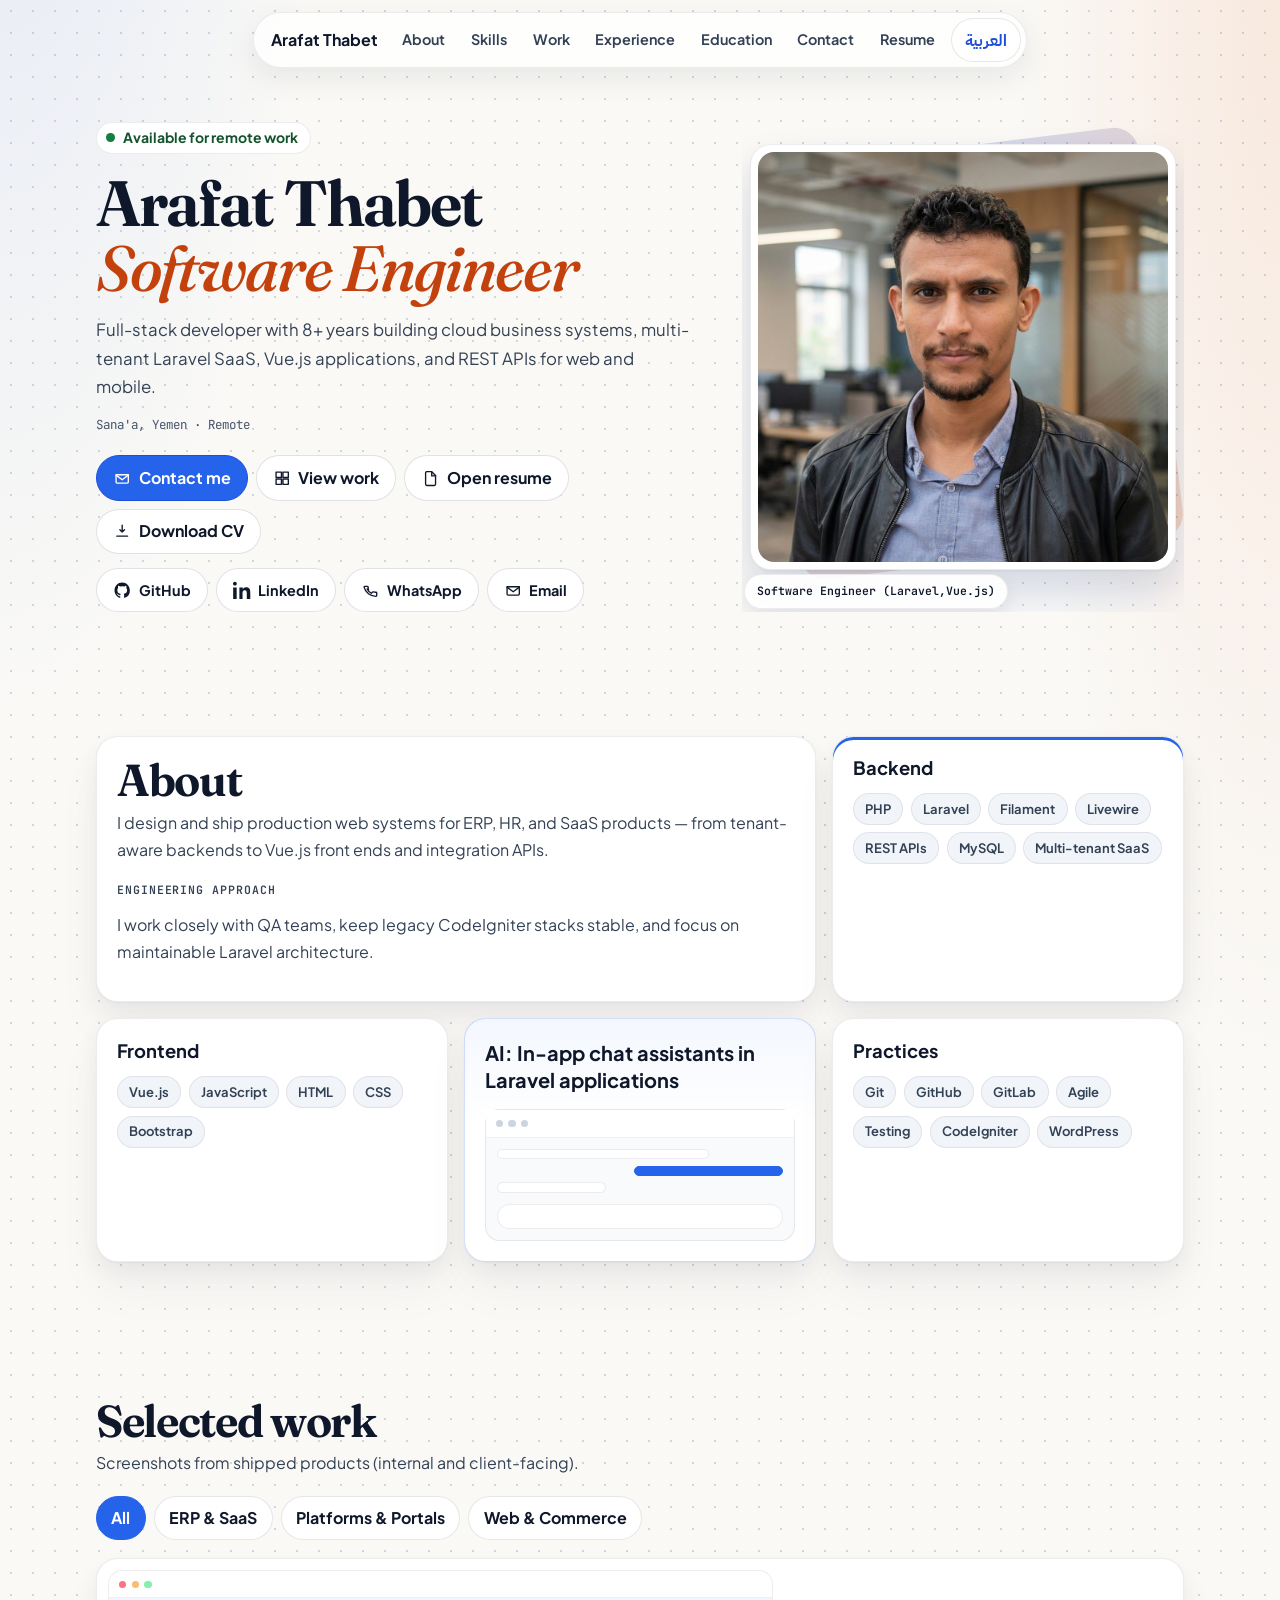
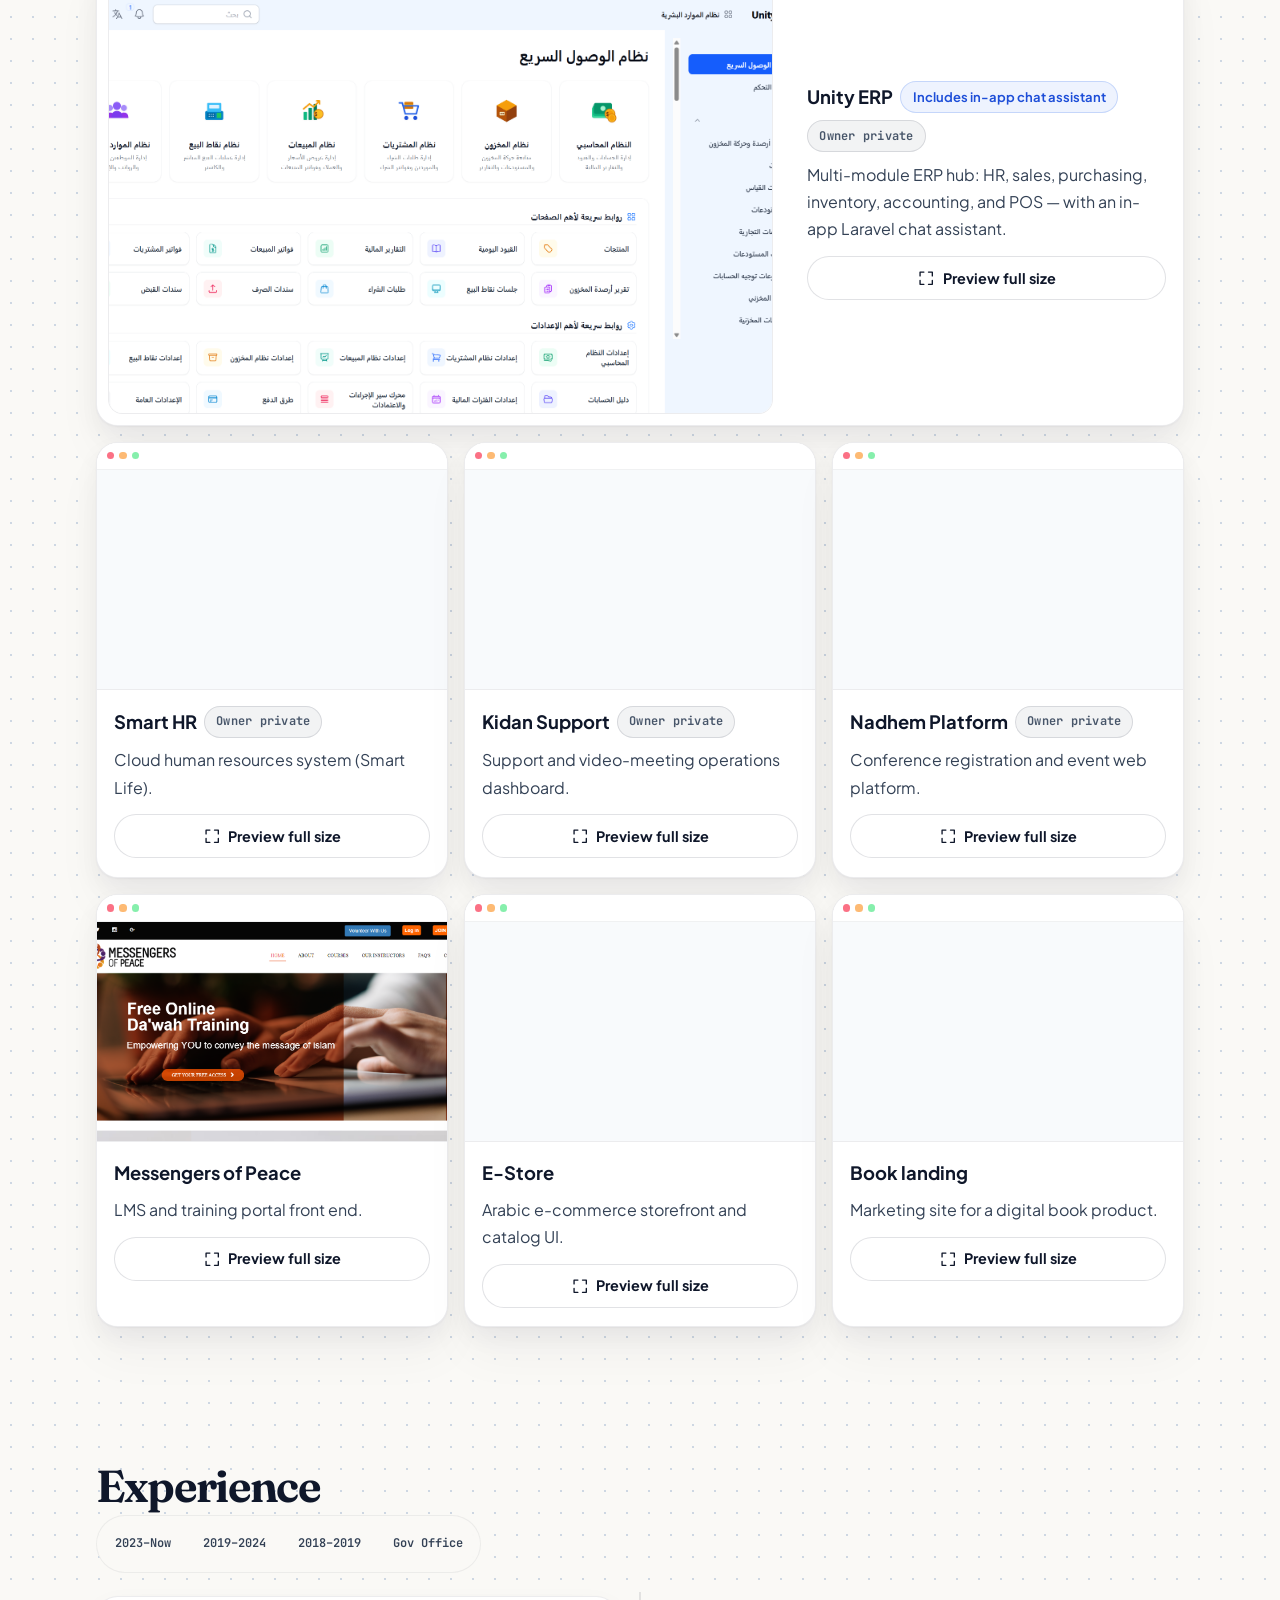
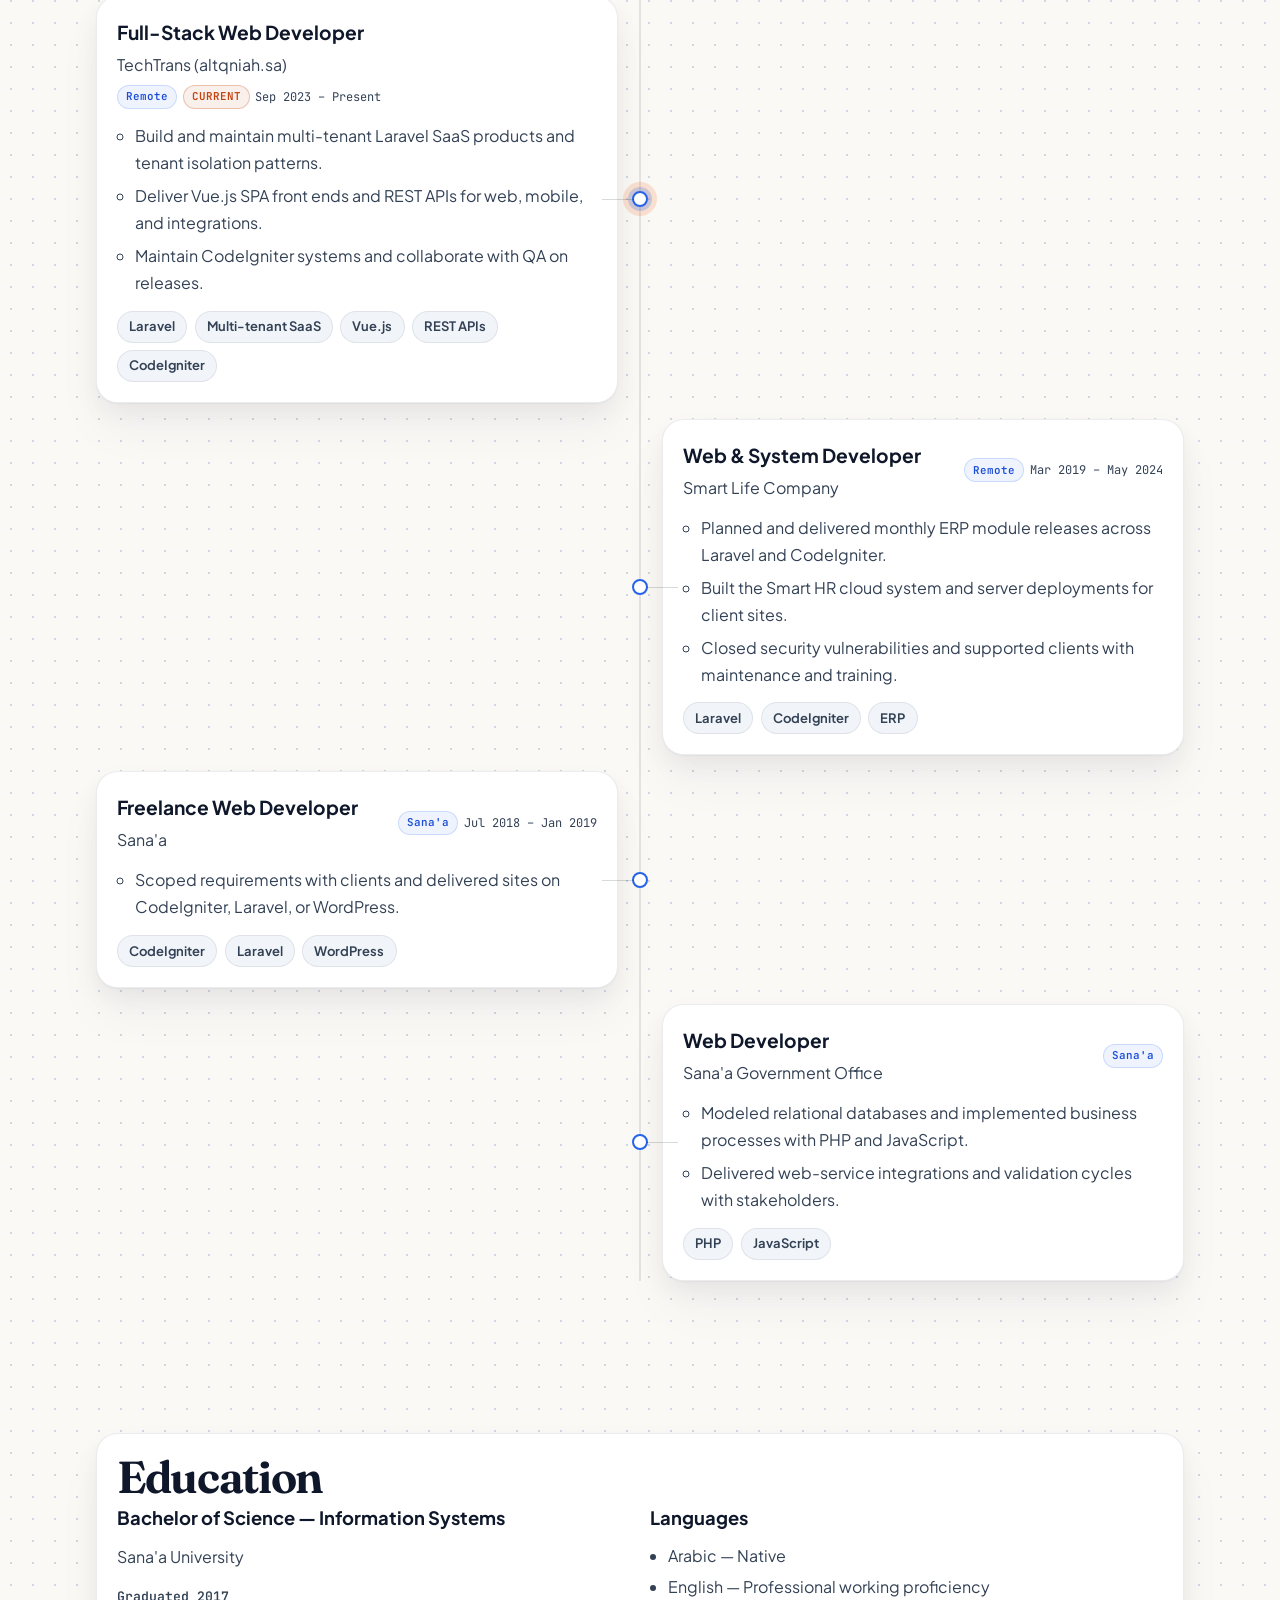
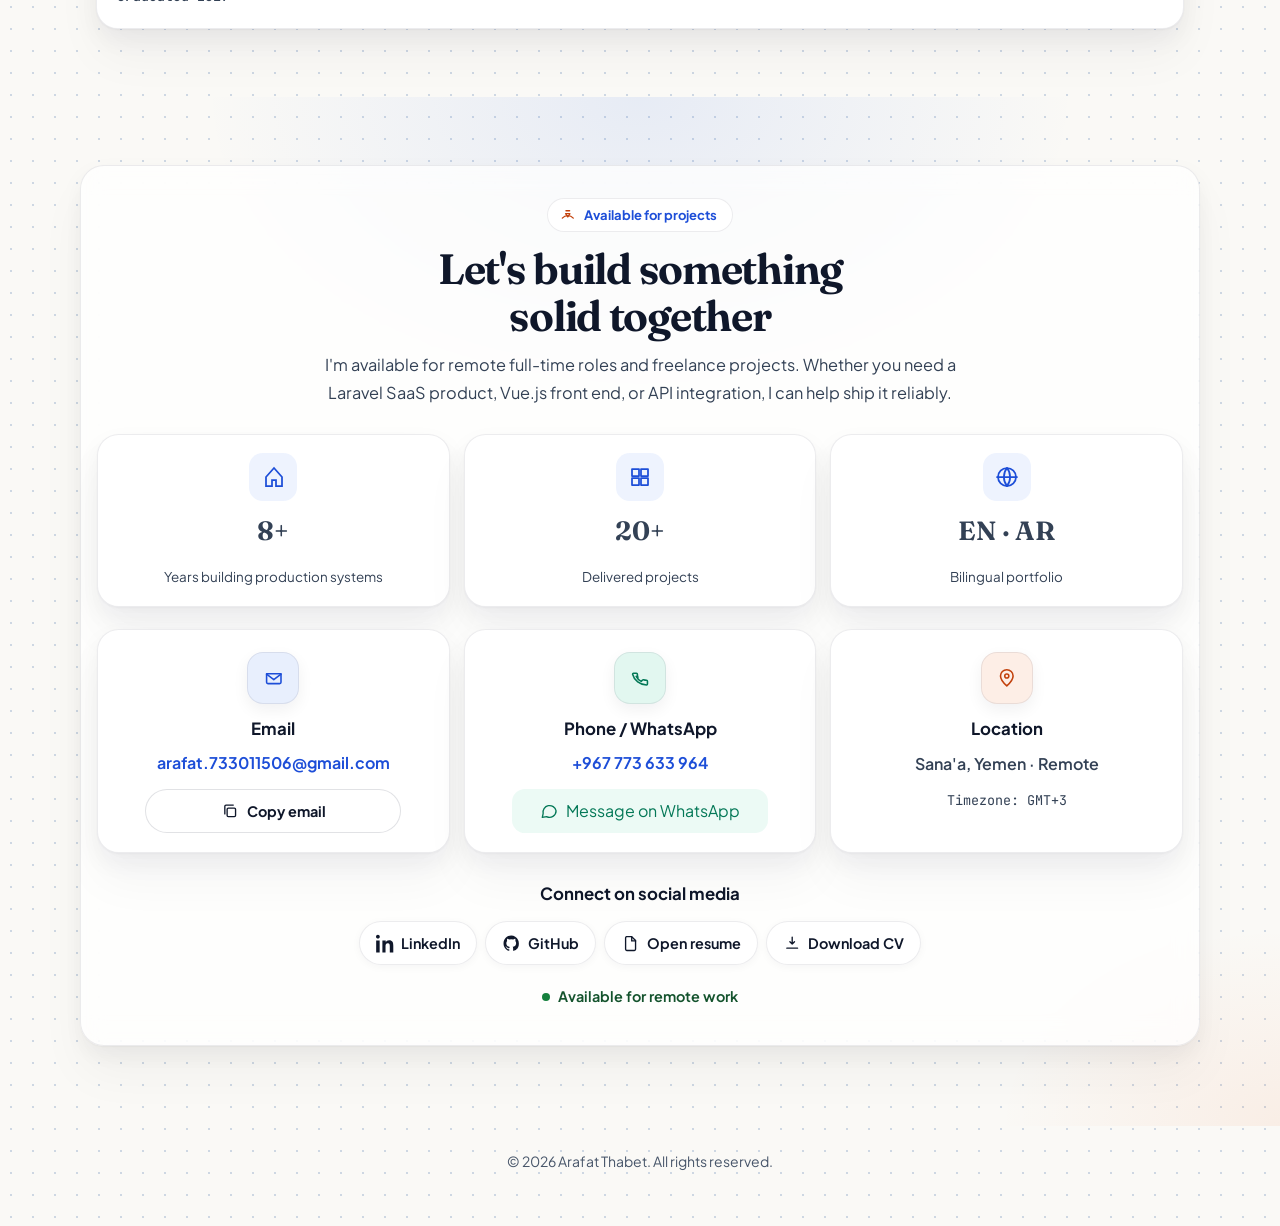
<file: index.html>
<!DOCTYPE html>
<html lang="en" dir="ltr">
<head>
    <meta charset="UTF-8">
    <meta name="viewport" content="width=device-width, initial-scale=1.0">
    <meta name="description" content="Software Engineer building multi-tenant Laravel SaaS, Vue.js apps, and REST APIs.">
    <meta name="author" content="Arafat Thabet">
    <title>Arafat Thabet | Software Engineer</title>
    <link rel="icon" href="data:image/svg+xml,%3Csvg xmlns='http://www.w3.org/2000/svg' viewBox='0 0 32 32'%3E%3Crect width='32' height='32' rx='8' fill='%232563EB'/%3E%3Ctext x='16' y='21' text-anchor='middle' font-size='12' fill='white' font-family='Georgia'%3EAT%3C/text%3E%3C/svg%3E">
    <link rel="stylesheet" href="assets/css/site.css">
    <script>document.documentElement.classList.add('js');</script>
</head>
<body>
    <a href="#main" class="skip-link" data-i18n="skip">Skip to main content</a>
    <div class="scroll-progress no-print" aria-hidden="true"><span id="scroll-progress"></span></div>

    <header class="site-header no-print">
        <nav class="nav-shell" aria-label="Primary" data-i18n-aria="navLabel">
            <a class="nav-brand" href="#hero"><span data-i18n="personName">Arafat Thabet</span></a>
            <div id="nav-menu" class="hidden">
                <span class="nav-indicator" aria-hidden="true"></span>
                <a class="nav-link" href="#about" data-spy data-i18n="navAbout">About</a>
                <a class="nav-link" href="#skills" data-spy data-i18n="navSkills">Skills</a>
                <a class="nav-link" href="#work" data-spy data-i18n="navWork">Work</a>
                <a class="nav-link" href="#experience" data-spy data-i18n="navExperience">Experience</a>
                <a class="nav-link" href="#education" data-spy data-i18n="navEducation">Education</a>
                <a class="nav-link" href="#contact" data-spy data-i18n="navContact">Contact</a>
                <a class="nav-link" href="assets/Arafat_Resume.pdf" target="_blank" rel="noopener noreferrer" data-i18n="navCv">Resume</a>
            </div>
            <button type="button" id="lang-toggle">العربية</button>
            <button type="button" id="nav-toggle" class="nav-toggle" aria-expanded="false" aria-controls="nav-menu" data-i18n-aria="navMenu">
                <span class="sr-only" data-i18n="navMenu">Menu</span>
                <svg class="icon" viewBox="0 0 24 24" fill="none" stroke="currentColor" stroke-width="1.75" aria-hidden="true"><path stroke-linecap="round" d="M4 7h16M4 12h16M4 17h16"/></svg>
            </button>
        </nav>
    </header>

    <main id="main">
        <section id="hero" class="hero">
            <div class="wrap hero-grid">
                <div class="hero-copy">
                    <p class="avail-badge"><span class="pulse-dot" aria-hidden="true"></span><span data-i18n="available">Available for remote work</span></p>
                    <h1 class="hero-title">
                        <span class="hero-name" data-i18n="personName">Arafat Thabet</span>
                        <span class="hero-role" data-i18n="role">Software Engineer</span>
                    </h1>
                    <p class="lede" data-i18n="heroSummary">Full-stack developer with 8+ years building cloud business systems, multi-tenant Laravel SaaS, Vue.js applications, and REST APIs for web and mobile.</p>
                    <p class="place-line" data-i18n="location">Sana'a, Yemen · Remote</p>
                    <div class="hero-actions">
                        <a class="btn-primary" href="#contact">
                            <svg class="icon" viewBox="0 0 24 24" fill="none" stroke="currentColor" stroke-width="1.75" aria-hidden="true"><path stroke-linecap="round" stroke-linejoin="round" d="M4 7.5h16v9.5a1.5 1.5 0 0 1-1.5 1.5h-13A1.5 1.5 0 0 1 4 17V7.5Z"/><path stroke-linecap="round" stroke-linejoin="round" d="m4 8 8 6 8-6"/></svg>
                            <span data-i18n="ctaContact">Contact me</span>
                        </a>
                        <a class="btn-secondary" href="#work">
                            <svg class="icon" viewBox="0 0 24 24" fill="none" stroke="currentColor" stroke-width="1.75" aria-hidden="true"><path stroke-linecap="round" stroke-linejoin="round" d="M4 4h7v7H4zM13 4h7v7h-7zM4 13h7v7H4zM13 13h7v7h-7z"/></svg>
                            <span data-i18n="ctaWork">View work</span>
                        </a>
                        <a class="btn-secondary" href="assets/Arafat_Resume.pdf" target="_blank" rel="noopener noreferrer">
                            <svg class="icon" viewBox="0 0 24 24" fill="none" stroke="currentColor" stroke-width="1.75" aria-hidden="true"><path stroke-linecap="round" stroke-linejoin="round" d="M7 3.5h7l5 5V20a1.5 1.5 0 0 1-1.5 1.5H7.5A1.5 1.5 0 0 1 6 20V5A1.5 1.5 0 0 1 7.5 3.5H7Z"/><path stroke-linecap="round" d="M14 3.8V9h5"/></svg>
                            <span data-i18n="ctaCvOpen">Open resume</span>
                        </a>
                        <a class="btn-secondary" href="assets/Arafat_Resume.pdf" download="Arafat_Resume.pdf">
                            <svg class="icon" viewBox="0 0 24 24" fill="none" stroke="currentColor" stroke-width="1.75" aria-hidden="true"><path stroke-linecap="round" stroke-linejoin="round" d="M12 4v9m0 0 3-3m-3 3-3-3M5 18.5h14"/></svg>
                            <span data-i18n="ctaCvDownload">Download CV</span>
                        </a>
                    </div>
                    <div class="quick-links">
                        <a href="https://github.com/Arafat-Thabet" target="_blank" rel="noopener noreferrer">
                            <svg class="icon" viewBox="0 0 24 24" fill="currentColor" aria-hidden="true"><path d="M12 2C6.48 2 2 6.58 2 12.26c0 4.52 2.87 8.35 6.84 9.7.5.1.68-.22.68-.49v-1.7c-2.78.62-3.37-1.37-3.37-1.37-.45-1.18-1.11-1.5-1.11-1.5-.91-.64.07-.63.07-.63 1 .07 1.53 1.06 1.53 1.06.9 1.57 2.36 1.12 2.94.86.09-.67.35-1.12.63-1.38-2.22-.26-4.55-1.14-4.55-5.07 0-1.12.39-2.03 1.03-2.75-.1-.26-.45-1.32.1-2.75 0 0 .84-.27 2.75 1.05a9.2 9.2 0 0 1 5 0c1.91-1.32 2.75-1.05 2.75-1.05.55 1.43.2 2.49.1 2.75.64.72 1.03 1.63 1.03 2.75 0 3.94-2.34 4.8-4.57 5.06.36.32.68.94.68 1.9v2.82c0 .27.18.6.69.49A10.04 10.04 0 0 0 22 12.26C22 6.58 17.52 2 12 2Z"/></svg>
                            <span data-i18n="contactGithub">GitHub</span>
                        </a>
                        <a href="https://www.linkedin.com/in/arafat-thabet-ba8503138/" target="_blank" rel="noopener noreferrer">
                            <svg class="icon" viewBox="0 0 24 24" fill="currentColor" aria-hidden="true"><path d="M4.98 3.5C4.98 4.88 3.88 6 2.5 6S0 4.88 0 3.5 1.12 1 2.5 1s2.48 1.12 2.48 2.5zM.22 8.5h4.56V24H.22V8.5zM8.34 8.5h4.37v2.12h.06c.61-1.16 2.1-2.38 4.32-2.38 4.62 0 5.47 3.04 5.47 7v8.76h-4.56v-7.77c0-1.85-.03-4.23-2.58-4.23-2.58 0-2.98 2.01-2.98 4.1V24H8.34V8.5z"/></svg>
                            <span data-i18n="contactLinkedIn">LinkedIn</span>
                        </a>
                        <a href="https://wa.me/967773633964" target="_blank" rel="noopener noreferrer">
                            <svg class="icon" viewBox="0 0 24 24" fill="none" stroke="currentColor" stroke-width="1.75" aria-hidden="true"><path stroke-linecap="round" stroke-linejoin="round" d="M8 10.5a12.5 12.5 0 0 0 5.5 5.5l1.6-1.6a1 1 0 0 1 1-.25 11.6 11.6 0 0 0 3.4.55 1 1 0 0 1 1 1V19a1 1 0 0 1-1 1A16 16 0 0 1 4 8a1 1 0 0 1 1-1h3.3a1 1 0 0 1 1 1 11.6 11.6 0 0 0 .55 3.4 1 1 0 0 1-.25 1L8 10.5Z"/></svg>
                            <span data-i18n="contactWhatsApp">WhatsApp</span>
                        </a>
                        <a href="mailto:arafat.733011506@gmail.com">
                            <svg class="icon" viewBox="0 0 24 24" fill="none" stroke="currentColor" stroke-width="1.75" aria-hidden="true"><path stroke-linecap="round" stroke-linejoin="round" d="M4 7.5h16v9.5a1.5 1.5 0 0 1-1.5 1.5h-13A1.5 1.5 0 0 1 4 17V7.5Z"/><path stroke-linecap="round" stroke-linejoin="round" d="m4 8 8 6 8-6"/></svg>
                            <span data-i18n="contactEmail">Email</span>
                        </a>
                    </div>
                </div>
                <div class="portrait-stage">
                    <div class="portrait-back" aria-hidden="true"></div>
                    <div class="portrait-frame" data-tilt>
                        <img src="assets/img/portrait.jpg" alt="Arafat Thabet" data-i18n-alt="personName" width="480" height="640" loading="eager" decoding="async">
                        <span class="tilt-glare" aria-hidden="true"></span>
            </div>
                    <p class="stack-float" data-i18n="stackCore">Software Engineer (Laravel · Multi-tenant SaaS · Vue.js)</p>
                </div>
            </div>
        </section>

        <section id="about" class="section">
            <div class="wrap">
                <div class="bento">
                    <article class="bento-card bento-about spot reveal">
                        <h2 class="section-title" data-i18n="aboutTitle">About</h2>
                        <p data-i18n="aboutP1">I design and ship production web systems for ERP, HR, and SaaS products — from tenant-aware backends to Vue.js front ends and integration APIs.</p>
                        <p class="eyebrow" data-i18n="approachTitle">Engineering approach</p>
                        <p data-i18n="aboutP2">I work closely with QA teams, keep legacy CodeIgniter stacks stable, and focus on maintainable Laravel architecture.</p>
                    </article>
                    <article id="skills" class="bento-card bento-backend spot reveal">
                        <h2 class="sr-only" data-i18n="skillsTitle">Skills</h2>
                        <h3 class="card-title" data-i18n="skillsBackend">Backend</h3>
                        <div class="chip-row">
                            <span class="chip">PHP</span><span class="chip">Laravel</span><span class="chip">Filament</span><span class="chip">Livewire</span><span class="chip">REST APIs</span><span class="chip">MySQL</span><span class="chip">Multi-tenant SaaS</span>
                        </div>
                    </article>
                    <article class="bento-card bento-front spot reveal">
                        <h3 class="card-title" data-i18n="skillsFrontend">Frontend</h3>
                        <div class="chip-row">
                            <span class="chip">Vue.js</span><span class="chip">JavaScript</span><span class="chip">HTML</span><span class="chip">CSS</span><span class="chip">Bootstrap</span>
                        </div>
                    </article>
                    <article class="bento-card bento-ai spot reveal">
                        <h3 class="card-title"><span data-i18n="skillsAi">AI</span>: <span data-i18n="aiSkill">In-app chat assistants in Laravel applications</span></h3>
                        <div class="chat-ui" aria-hidden="true">
                            <div class="chat-ui-bar"><i></i><i></i><i></i></div>
                            <div class="chat-ui-body">
                                <span class="bubble in"></span>
                                <span class="bubble out"></span>
                                <span class="bubble in short"></span>
                    </div>
                            <div class="chat-ui-input"></div>
                    </div>
                    </article>
                    <article class="bento-card bento-tools spot reveal">
                        <h3 class="card-title" data-i18n="skillsPractices">Practices</h3>
                        <div class="chip-row">
                            <span class="chip">Git</span><span class="chip">GitHub</span><span class="chip">GitLab</span><span class="chip">Agile</span><span class="chip">Testing</span><span class="chip">CodeIgniter</span><span class="chip">WordPress</span>
                        </div>
                    </article>
                </div>
            </div>
        </section>

        <section id="work" class="section">
            <div class="wrap">
                <h2 class="section-title" data-i18n="workTitle">Selected work</h2>
                <p class="section-intro" data-i18n="workSubtitle">Screenshots from shipped products (internal and client-facing).</p>
                <div class="filters" role="tablist" data-i18n-aria="filterLabel">
                    <button type="button" class="filter-btn" role="tab" data-filter="all" aria-selected="true" data-i18n="filterAll">All</button>
                    <button type="button" class="filter-btn" role="tab" data-filter="erp" aria-selected="false" tabindex="-1" data-i18n="filterErp">ERP &amp; SaaS</button>
                    <button type="button" class="filter-btn" role="tab" data-filter="platforms" aria-selected="false" tabindex="-1" data-i18n="filterPlatforms">Platforms &amp; Portals</button>
                    <button type="button" class="filter-btn" role="tab" data-filter="web" aria-selected="false" tabindex="-1" data-i18n="filterWeb">Web &amp; Commerce</button>
                </div>
                <div class="work-grid" id="work-grid">
                    <article class="project-card is-featured is-shown spot reveal" data-category="erp">
                        <div class="project-layout">
                            <div class="tilt-target" data-tilt>
                                <div class="browser">
                                    <div class="browser-bar" aria-hidden="true"><span></span><span></span><span></span></div>
                                    <div class="browser-view">
                                        <img src="assets/img/projects/unity-erp.png" alt="Unity ERP dashboard" data-i18n-alt="altUnity" width="1200" height="700" loading="lazy" decoding="async">
                                        <span class="tilt-glare" aria-hidden="true"></span>
                                    </div>
                                </div>
                            </div>
                            <div class="project-body">
                                <div class="project-kicker">
                                    <h3 data-i18n="projUnity">Unity ERP</h3>
                                    <span class="chip chip-accent" data-i18n="projUnityChat">Includes in-app chat assistant</span>
                                    <span class="chip chip-private" data-i18n="badgeOwnerPrivate">Owner private</span>
                                </div>
                                <p class="project-desc" data-i18n="projUnityDesc">Multi-module ERP hub: HR, sales, purchasing, inventory, accounting, and POS — with an in-app Laravel chat assistant.</p>
                                <button type="button" class="preview-btn" aria-haspopup="dialog" aria-controls="lightbox">
                                    <svg class="icon" viewBox="0 0 24 24" fill="none" stroke="currentColor" stroke-width="1.75" aria-hidden="true"><path stroke-linecap="round" stroke-linejoin="round" d="M9 4H4v5M15 4h5v5M9 20H4v-5M15 20h5v-5"/></svg>
                                    <span data-i18n="previewFull">Preview full size</span>
                                </button>
                            </div>
                    </div>
                </article>
                    <article class="project-card is-shown spot reveal" data-category="erp">
                        <div class="browser">
                            <div class="browser-bar" aria-hidden="true"><span></span><span></span><span></span></div>
                            <div class="browser-view"><img src="assets/img/projects/smart-hr.jpeg" alt="Smart HR" data-i18n-alt="altSmart" loading="lazy" decoding="async"></div>
                        </div>
                        <div class="project-body">
                            <div class="project-kicker">
                                <h3 data-i18n="projSmartHr">Smart HR</h3>
                                <span class="chip chip-private" data-i18n="badgeOwnerPrivate">Owner private</span>
                            </div>
                            <p class="project-desc" data-i18n="projSmartHrDesc">Cloud human resources system (Smart Life).</p>
                            <button type="button" class="preview-btn" aria-haspopup="dialog" aria-controls="lightbox">
                                <svg class="icon" viewBox="0 0 24 24" fill="none" stroke="currentColor" stroke-width="1.75" aria-hidden="true"><path stroke-linecap="round" stroke-linejoin="round" d="M9 4H4v5M15 4h5v5M9 20H4v-5M15 20h5v-5"/></svg>
                                <span data-i18n="previewFull">Preview full size</span>
                            </button>
                        </div>
                    </article>
                    <article class="project-card is-shown spot reveal" data-category="platforms">
                        <div class="browser">
                            <div class="browser-bar" aria-hidden="true"><span></span><span></span><span></span></div>
                            <div class="browser-view"><img src="assets/img/projects/kidan.png" alt="Kidan dashboard" data-i18n-alt="altKidan" loading="lazy" decoding="async"></div>
                        </div>
                        <div class="project-body">
                            <div class="project-kicker">
                                <h3 data-i18n="projKidan">Kidan Support</h3>
                                <span class="chip chip-private" data-i18n="badgeOwnerPrivate">Owner private</span>
                            </div>
                            <p class="project-desc" data-i18n="projKidanDesc">Support and video-meeting operations dashboard.</p>
                            <button type="button" class="preview-btn" aria-haspopup="dialog" aria-controls="lightbox">
                                <svg class="icon" viewBox="0 0 24 24" fill="none" stroke="currentColor" stroke-width="1.75" aria-hidden="true"><path stroke-linecap="round" stroke-linejoin="round" d="M9 4H4v5M15 4h5v5M9 20H4v-5M15 20h5v-5"/></svg>
                                <span data-i18n="previewFull">Preview full size</span>
                            </button>
                        </div>
                    </article>
                    <article class="project-card is-shown spot reveal" data-category="platforms">
                        <div class="browser">
                            <div class="browser-bar" aria-hidden="true"><span></span><span></span><span></span></div>
                            <div class="browser-view"><img src="assets/img/projects/nadhem.png" alt="Nadhem platform" data-i18n-alt="altNadhem" loading="lazy" decoding="async"></div>
                        </div>
                        <div class="project-body">
                            <div class="project-kicker">
                                <h3 data-i18n="projNadhem">Nadhem Platform</h3>
                                <span class="chip chip-private" data-i18n="badgeOwnerPrivate">Owner private</span>
                            </div>
                            <p class="project-desc" data-i18n="projNadhemDesc">Conference registration and event web platform.</p>
                            <button type="button" class="preview-btn" aria-haspopup="dialog" aria-controls="lightbox">
                                <svg class="icon" viewBox="0 0 24 24" fill="none" stroke="currentColor" stroke-width="1.75" aria-hidden="true"><path stroke-linecap="round" stroke-linejoin="round" d="M9 4H4v5M15 4h5v5M9 20H4v-5M15 20h5v-5"/></svg>
                                <span data-i18n="previewFull">Preview full size</span>
                            </button>
                        </div>
                    </article>
                    <article class="project-card is-shown spot reveal" data-category="platforms">
                        <div class="browser">
                            <div class="browser-bar" aria-hidden="true"><span></span><span></span><span></span></div>
                            <div class="browser-view"><img src="assets/img/projects/mopacademy.png" alt="Messengers of Peace LMS" data-i18n-alt="altMop" loading="lazy" decoding="async"></div>
                        </div>
                        <div class="project-body">
                            <h3 data-i18n="projMopacademy">Messengers of Peace</h3>
                            <p class="project-desc" data-i18n="projMopacademyDesc">LMS and training portal front end.</p>
                            <button type="button" class="preview-btn" aria-haspopup="dialog" aria-controls="lightbox">
                                <svg class="icon" viewBox="0 0 24 24" fill="none" stroke="currentColor" stroke-width="1.75" aria-hidden="true"><path stroke-linecap="round" stroke-linejoin="round" d="M9 4H4v5M15 4h5v5M9 20H4v-5M15 20h5v-5"/></svg>
                                <span data-i18n="previewFull">Preview full size</span>
                            </button>
                        </div>
                    </article>
                    <article class="project-card is-shown spot reveal" data-category="web">
                        <div class="browser">
                            <div class="browser-bar" aria-hidden="true"><span></span><span></span><span></span></div>
                            <div class="browser-view"><img src="assets/img/projects/e-store.png" alt="E-Store" data-i18n-alt="altStore" loading="lazy" decoding="async"></div>
                        </div>
                        <div class="project-body">
                            <h3 data-i18n="projEstore">E-Store</h3>
                            <p class="project-desc" data-i18n="projEstoreDesc">Arabic e-commerce storefront and catalog UI.</p>
                            <button type="button" class="preview-btn" aria-haspopup="dialog" aria-controls="lightbox">
                                <svg class="icon" viewBox="0 0 24 24" fill="none" stroke="currentColor" stroke-width="1.75" aria-hidden="true"><path stroke-linecap="round" stroke-linejoin="round" d="M9 4H4v5M15 4h5v5M9 20H4v-5M15 20h5v-5"/></svg>
                                <span data-i18n="previewFull">Preview full size</span>
                            </button>
                        </div>
                    </article>
                    <article class="project-card is-shown spot reveal" data-category="web">
                        <div class="browser">
                            <div class="browser-bar" aria-hidden="true"><span></span><span></span><span></span></div>
                            <div class="browser-view"><img src="assets/img/projects/book-site.png" alt="Book landing page" data-i18n-alt="altBook" loading="lazy" decoding="async"></div>
                        </div>
                        <div class="project-body">
                            <h3 data-i18n="projBook">Book landing</h3>
                            <p class="project-desc" data-i18n="projBookDesc">Marketing site for a digital book product.</p>
                            <button type="button" class="preview-btn" aria-haspopup="dialog" aria-controls="lightbox">
                                <svg class="icon" viewBox="0 0 24 24" fill="none" stroke="currentColor" stroke-width="1.75" aria-hidden="true"><path stroke-linecap="round" stroke-linejoin="round" d="M9 4H4v5M15 4h5v5M9 20H4v-5M15 20h5v-5"/></svg>
                                <span data-i18n="previewFull">Preview full size</span>
                            </button>
                        </div>
                    </article>
                </div>
            </div>
        </section>

        <section id="experience" class="section">
            <div class="wrap">
                <h2 class="section-title" data-i18n="expTitle">Experience</h2>
                <nav class="year-nav" data-i18n-aria="yearNavLabel">
                    <a href="#exp-techtrans" data-i18n="yearNow">2023–Now</a>
                    <a href="#exp-smart" data-i18n="yearSmart">2019–2024</a>
                    <a href="#exp-free" data-i18n="yearFree">2018–2019</a>
                    <a href="#exp-gov" data-i18n="yearGov">Gov Office</a>
                </nav>
                <div class="timeline" id="timeline">
                    <div class="timeline-track" aria-hidden="true"><span class="timeline-beam"></span></div>
                    <ol>
                        <li class="tl-station is-present" id="exp-techtrans" tabindex="-1">
                            <article class="tl-card bento-card spot reveal">
                                <div class="tl-head">
                                    <div>
                                        <h3 data-i18n="expTechTransRole">Full-Stack Web Developer</h3>
                                        <p class="tl-org" data-i18n="expTechTransOrg">TechTrans (altqniah.sa)</p>
                                    </div>
                                    <div class="tl-meta">
                                        <span class="mode-badge" data-i18n="modeRemote">Remote</span>
                                        <span class="current-badge" data-i18n="badgeCurrent">CURRENT</span>
                                        <p class="tl-date" data-i18n="expTechTransDate">Sep 2023 – Present</p>
                                    </div>
                                </div>
                                <ul>
                                    <li data-i18n="expTechTrans1">Build and maintain multi-tenant Laravel SaaS products and tenant isolation patterns.</li>
                                    <li data-i18n="expTechTrans2">Deliver Vue.js SPA front ends and REST APIs for web, mobile, and integrations.</li>
                                    <li data-i18n="expTechTrans3">Maintain CodeIgniter systems and collaborate with QA on releases.</li>
                            </ul>
                                <div class="tech-strip spot">
                                    <span class="chip">Laravel</span><span class="chip">Multi-tenant SaaS</span><span class="chip">Vue.js</span><span class="chip">REST APIs</span><span class="chip">CodeIgniter</span>
                        </div>
                            </article>
                            <span class="tl-node" aria-hidden="true"><span class="tl-connector"></span></span>
                    </li>
                        <li class="tl-station" id="exp-smart" tabindex="-1">
                            <article class="tl-card bento-card spot reveal">
                                <div class="tl-head">
                                    <div>
                                        <h3 data-i18n="expSmartRole">Web &amp; System Developer</h3>
                                        <p class="tl-org" data-i18n="expSmartOrg">Smart Life Company</p>
                                    </div>
                                    <div class="tl-meta">
                                        <span class="mode-badge" data-i18n="modeRemote">Remote</span>
                                        <p class="tl-date" data-i18n="expSmartDate">Mar 2019 – May 2024</p>
                                    </div>
                                </div>
                                <ul>
                                    <li data-i18n="expSmart1">Planned and delivered monthly ERP module releases across Laravel and CodeIgniter.</li>
                                    <li data-i18n="expSmart2">Built the Smart HR cloud system and server deployments for client sites.</li>
                                    <li data-i18n="expSmart3">Closed security vulnerabilities and supported clients with maintenance and training.</li>
                            </ul>
                                <div class="tech-strip spot">
                                    <span class="chip">Laravel</span><span class="chip">CodeIgniter</span><span class="chip">ERP</span>
                        </div>
                            </article>
                            <span class="tl-node" aria-hidden="true"><span class="tl-connector"></span></span>
                    </li>
                        <li class="tl-station" id="exp-free" tabindex="-1">
                            <article class="tl-card bento-card spot reveal">
                                <div class="tl-head">
                                    <div>
                                        <h3 data-i18n="expFreeRole">Freelance Web Developer</h3>
                                        <p class="tl-org" data-i18n="expFreeCo">Sana'a</p>
                                    </div>
                                    <div class="tl-meta">
                                        <span class="mode-badge" data-i18n="modeSanaa">Sana'a</span>
                                        <p class="tl-date" data-i18n="expFreeDate">Jul 2018 – Jan 2019</p>
                                    </div>
                                </div>
                                <ul>
                                    <li data-i18n="expFree1">Scoped requirements with clients and delivered sites on CodeIgniter, Laravel, or WordPress.</li>
                            </ul>
                                <div class="tech-strip spot">
                                    <span class="chip">CodeIgniter</span><span class="chip">Laravel</span><span class="chip">WordPress</span>
                        </div>
                            </article>
                            <span class="tl-node" aria-hidden="true"><span class="tl-connector"></span></span>
                    </li>
                        <li class="tl-station" id="exp-gov" tabindex="-1">
                            <article class="tl-card bento-card spot reveal">
                                <div class="tl-head">
                                    <div>
                                        <h3 data-i18n="expGovRole">Web Developer</h3>
                                        <p class="tl-org" data-i18n="expGovOrg">Sana'a Government Office</p>
                                    </div>
                                    <div class="tl-meta">
                                        <span class="mode-badge" data-i18n="modeSanaa">Sana'a</span>
                                    </div>
                                </div>
                                <ul>
                                    <li data-i18n="expGov1">Modeled relational databases and implemented business processes with PHP and JavaScript.</li>
                                    <li data-i18n="expGov2">Delivered web-service integrations and validation cycles with stakeholders.</li>
                            </ul>
                                <div class="tech-strip spot">
                                    <span class="chip">PHP</span><span class="chip">JavaScript</span>
                        </div>
                            </article>
                            <span class="tl-node" aria-hidden="true"><span class="tl-connector"></span></span>
                    </li>
                </ol>
                </div>
            </div>
        </section>

        <section id="education" class="section">
            <div class="wrap">
                <article class="bento-card bento-edu spot reveal">
                    <h2 class="section-title" data-i18n="eduTitle">Education</h2>
                    <div class="edu-layout">
                        <div>
                            <h3 class="card-title" data-i18n="eduDegree">Bachelor of Science — Information Systems</h3>
                            <p data-i18n="eduSchool">Sana'a University</p>
                            <p class="edu-year" data-i18n="eduYear">Graduated 2017</p>
                </div>
                        <div>
                            <h3 class="card-title" data-i18n="langTitle">Languages</h3>
                            <ul class="lang-list">
                        <li data-i18n="langAr">Arabic — Native</li>
                        <li data-i18n="langEn">English — Professional working proficiency</li>
                    </ul>
                </div>
                    </div>
                </article>
            </div>
        </section>

        <section id="contact" class="section contact-section reveal">
            <div class="contact-bg-decoration" aria-hidden="true"></div>
            <div class="wrap contact-shell">
                <header class="contact-header">
                    <p class="contact-badge">
                        <svg class="badge-icon" viewBox="0 0 24 24" fill="none" stroke="currentColor" stroke-width="1.75" aria-hidden="true"><path stroke-linecap="round" stroke-linejoin="round" d="M4.5 16.5c4-4.5 11-4.5 15 0"/><path stroke-linecap="round" stroke-linejoin="round" d="m12 15 3-4.5h-6L12 15Z"/><path stroke-linecap="round" d="M9.5 6.5h5"/></svg>
                        <span data-i18n="contactBadge">Available for projects</span>
                    </p>
                    <h2 class="contact-title" data-i18n="contactHeadline">Let's build something solid together</h2>
                    <p class="contact-description" data-i18n="contactDescription">I'm available for remote full-time roles and freelance projects. Whether you need a Laravel SaaS product, Vue.js front end, or API integration, I can help ship it reliably.</p>
                </header>

                <div class="stats-grid">
                    <article class="stat-card bento-card spot">
                        <div class="stat-icon" aria-hidden="true">
                            <svg viewBox="0 0 24 24" fill="none" stroke="currentColor" stroke-width="1.75"><path stroke-linecap="round" d="M13 3 5 12v9h6v-6h4v6h6v-9l-8-9Z"/></svg>
                        </div>
                        <p class="stat-number">8+</p>
                        <p class="stat-label" data-i18n="statYears">Years of experience</p>
                    </article>
                    <article class="stat-card bento-card spot">
                        <div class="stat-icon" aria-hidden="true">
                            <svg viewBox="0 0 24 24" fill="none" stroke="currentColor" stroke-width="1.75"><path stroke-linecap="round" stroke-linejoin="round" d="M4 4h7v7H4zM13 4h7v7h-7zM4 13h7v7H4zM13 13h7v7h-7z"/></svg>
                        </div>
                        <p class="stat-number">20+</p>
                        <p class="stat-label" data-i18n="statWork">Projects delivered</p>
                    </article>
                    <article class="stat-card bento-card spot">
                        <div class="stat-icon" aria-hidden="true">
                            <svg viewBox="0 0 24 24" fill="none" stroke="currentColor" stroke-width="1.75"><circle cx="12" cy="12" r="9"/><path stroke-linecap="round" d="M2 12h20M12 3a14.5 14.5 0 0 1 0 18M12 3a14.5 14.5 0 0 0 0 18"/></svg>
                        </div>
                        <p class="stat-number">EN · AR</p>
                        <p class="stat-label" data-i18n="statBilingual">Bilingual portfolio</p>
                    </article>
                </div>

                <div class="contact-methods">
                    <article class="contact-method-card bento-card spot">
                        <div class="method-icon email-icon" aria-hidden="true">
                            <svg viewBox="0 0 24 24" fill="none" stroke="currentColor" stroke-width="1.75"><path stroke-linecap="round" stroke-linejoin="round" d="M4 7.5h16v9.5a1.5 1.5 0 0 1-1.5 1.5h-13A1.5 1.5 0 0 1 4 17V7.5Z"/><path stroke-linecap="round" stroke-linejoin="round" d="m4 8 8 6 8-6"/></svg>
                        </div>
                        <h3 class="method-title" data-i18n="contactEmail">Email</h3>
                        <a class="method-link" href="mailto:arafat.733011506@gmail.com">arafat.733011506@<wbr>gmail.com</a>
                        <button type="button" id="copy-email" class="method-action copy-btn">
                            <svg class="icon" viewBox="0 0 24 24" fill="none" stroke="currentColor" stroke-width="1.75" aria-hidden="true"><rect x="8" y="8" width="11" height="11" rx="1.5"/><path stroke-linecap="round" d="M5 15.5V5.5A1.5 1.5 0 0 1 6.5 4H16"/></svg>
                            <span data-i18n="copyEmail">Copy email</span>
                        </button>
                    </article>
                    <article class="contact-method-card bento-card spot">
                        <div class="method-icon phone-icon" aria-hidden="true">
                            <svg viewBox="0 0 24 24" fill="none" stroke="currentColor" stroke-width="1.75"><path stroke-linecap="round" stroke-linejoin="round" d="M8 10.5a12.5 12.5 0 0 0 5.5 5.5l1.6-1.6a1 1 0 0 1 1-.25 11.6 11.6 0 0 0 3.4.55 1 1 0 0 1 1 1V19a1 1 0 0 1-1 1A16 16 0 0 1 4 8a1 1 0 0 1 1-1h3.3a1 1 0 0 1 1 1 11.6 11.6 0 0 0 .55 3.4 1 1 0 0 1-.25 1L8 10.5Z"/></svg>
                        </div>
                        <h3 class="method-title" data-i18n="contactPhone">Phone / WhatsApp</h3>
                        <a class="method-link" href="tel:+967773633964" dir="ltr">+967 773 633 964</a>
                        <a class="method-action whatsapp-action-btn" href="https://wa.me/967773633964" target="_blank" rel="noopener noreferrer">
                            <svg class="icon" viewBox="0 0 24 24" fill="none" stroke="currentColor" stroke-width="1.75" aria-hidden="true"><path stroke-linecap="round" stroke-linejoin="round" d="M21 11.5a8.5 8.5 0 0 1-12.4 7.5L3 20l1.1-4.9A8.5 8.5 0 1 1 21 11.5Z"/></svg>
                            <span data-i18n="contactWhatsappAction">Message on WhatsApp</span>
                        </a>
                    </article>
                    <article class="contact-method-card bento-card spot">
                        <div class="method-icon location-icon" aria-hidden="true">
                            <svg viewBox="0 0 24 24" fill="none" stroke="currentColor" stroke-width="1.75"><path stroke-linecap="round" stroke-linejoin="round" d="M12 21s7-6.2 7-11a7 7 0 1 0-14 0c0 4.8 7 11 7 11Z"/><circle cx="12" cy="10" r="2.25"/></svg>
                        </div>
                        <h3 class="method-title" data-i18n="contactLocation">Location</h3>
                        <p class="method-text" data-i18n="location">Sana'a, Yemen · Remote</p>
                        <p class="method-info" data-i18n="contactTimezone">Timezone: GMT+3</p>
                    </article>
                </div>

                <h3 class="social-title" data-i18n="contactSocial">Connect on social media</h3>
                <div class="social-links">
                    <a class="social-link linkedin-link" href="https://www.linkedin.com/in/arafat-thabet-ba8503138/" target="_blank" rel="noopener noreferrer">
                        <svg class="icon" viewBox="0 0 24 24" fill="currentColor" aria-hidden="true"><path d="M4.98 3.5C4.98 4.88 3.88 6 2.5 6S0 4.88 0 3.5 1.12 1 2.5 1s2.48 1.12 2.48 2.5zM.22 8.5h4.56V24H.22V8.5zM8.34 8.5h4.37v2.12h.06c.61-1.16 2.1-2.38 4.32-2.38 4.62 0 5.47 3.04 5.47 7v8.76h-4.56v-7.77c0-1.85-.03-4.23-2.58-4.23-2.58 0-2.98 2.01-2.98 4.1V24H8.34V8.5z"/></svg>
                        <span data-i18n="contactLinkedIn">LinkedIn</span>
                    </a>
                    <a class="social-link github-link" href="https://github.com/Arafat-Thabet" target="_blank" rel="noopener noreferrer">
                        <svg class="icon" viewBox="0 0 24 24" fill="currentColor" aria-hidden="true"><path d="M12 2C6.48 2 2 6.58 2 12.26c0 4.52 2.87 8.35 6.84 9.7.5.1.68-.22.68-.49v-1.7c-2.78.62-3.37-1.37-3.37-1.37-.45-1.18-1.11-1.5-1.11-1.5-.91-.64.07-.63.07-.63 1 .07 1.53 1.06 1.53 1.06.9 1.57 2.36 1.12 2.94.86.09-.67.35-1.12.63-1.38-2.22-.26-4.55-1.14-4.55-5.07 0-1.12.39-2.03 1.03-2.75-.1-.26-.45-1.32.1-2.75 0 0 .84-.27 2.75 1.05a9.2 9.2 0 0 1 5 0c1.91-1.32 2.75-1.05 2.75-1.05.55 1.43.2 2.49.1 2.75.64.72 1.03 1.63 1.03 2.75 0 3.94-2.34 4.8-4.57 5.06.36.32.68.94.68 1.9v2.82c0 .27.18.6.69.49A10.04 10.04 0 0 0 22 12.26C22 6.58 17.52 2 12 2Z"/></svg>
                        <span data-i18n="contactGithub">GitHub</span>
                    </a>
                    <a class="social-link resume-link" href="assets/Arafat_Resume.pdf" target="_blank" rel="noopener noreferrer">
                        <svg class="icon" viewBox="0 0 24 24" fill="none" stroke="currentColor" stroke-width="1.75" aria-hidden="true"><path stroke-linecap="round" stroke-linejoin="round" d="M7 3.5h7l5 5V20a1.5 1.5 0 0 1-1.5 1.5H7.5A1.5 1.5 0 0 1 6 20V5A1.5 1.5 0 0 1 7.5 3.5H7Z"/><path stroke-linecap="round" d="M14 3.8V9h5"/></svg>
                        <span data-i18n="ctaCvOpen">Open resume</span>
                    </a>
                    <a class="social-link resume-dl-link" href="assets/Arafat_Resume.pdf" download="Arafat_Resume.pdf">
                        <svg class="icon" viewBox="0 0 24 24" fill="none" stroke="currentColor" stroke-width="1.75" aria-hidden="true"><path stroke-linecap="round" stroke-linejoin="round" d="M12 4v9m0 0 3-3m-3 3-3-3M5 18.5h14"/></svg>
                        <span data-i18n="ctaCvDownload">Download CV</span>
                    </a>
                </div>

                <p class="availability-status">
                    <span class="status-indicator" aria-hidden="true"></span>
                    <span class="status-text" data-i18n="available">Available for remote work</span>
                </p>
            </div>
        </section>
    </main>

    <footer class="site-footer">
        <p>&copy; <span id="year">2026</span> Arafat Thabet. <span data-i18n="footerRights">All rights reserved.</span></p>
    </footer>

    <div id="lightbox" class="lightbox no-print" hidden role="dialog" aria-modal="true" aria-labelledby="lb-title">
        <div class="lightbox-dialog">
            <button type="button" class="lb-close" data-lb-close data-i18n-aria="lightboxClose" aria-label="Close">
                <svg class="icon" viewBox="0 0 24 24" fill="none" stroke="currentColor" stroke-width="1.75" aria-hidden="true"><path stroke-linecap="round" d="M6 6l12 12M18 6 6 18"/></svg>
            </button>
            <img id="lb-img" alt="">
            <div class="lightbox-controls">
                <button type="button" class="lb-prev" data-i18n-aria="lightboxPrev" aria-label="Previous project">
                    <svg class="icon" viewBox="0 0 24 24" fill="none" stroke="currentColor" stroke-width="1.75" aria-hidden="true"><path stroke-linecap="round" stroke-linejoin="round" d="M15 6 9 12l6 6"/></svg>
                </button>
                <button type="button" class="lb-next" data-i18n-aria="lightboxNext" aria-label="Next project">
                    <svg class="icon" viewBox="0 0 24 24" fill="none" stroke="currentColor" stroke-width="1.75" aria-hidden="true"><path stroke-linecap="round" stroke-linejoin="round" d="m9 6 6 6-6 6"/></svg>
                </button>
            </div>
            <div id="lb-caption" aria-live="polite">
                <h2 id="lb-title"></h2>
                <p id="lb-desc"></p>
            </div>
        </div>
    </div>
    <p id="toast" class="toast no-print" role="status" aria-live="polite" hidden></p>

    <script src="assets/js/i18n.js"></script>
    <script src="assets/js/main.js"></script>
</body>
</html>
</file>
<file: assets/css/site.css>
@import url('https://fonts.googleapis.com/css2?family=Fraunces:ital,opsz,wght@0,9..144,500;0,9..144,650;1,9..144,500&family=IBM+Plex+Sans+Arabic:wght@400;500;600;700&family=JetBrains+Mono:wght@500;600&family=Plus+Jakarta+Sans:wght@400;500;600;700&display=swap');

:root {
    --color-primary: #2563eb;
    --color-on-primary: #ffffff;
    --color-accent: #ea580c;
    --color-accent-text: #c2410c;
    --color-background: #faf9f6;
    --color-foreground: #0f172a;
    --color-card: #ffffff;
    --color-muted-foreground: #334155;
    --color-border: rgba(15, 23, 42, 0.08);
    --color-ring: #2563eb;
    --font-sans: 'Plus Jakarta Sans', 'IBM Plex Sans Arabic', system-ui, sans-serif;
    --font-display: 'Fraunces', Georgia, 'Times New Roman', serif;
    --font-mono: 'JetBrains Mono', 'IBM Plex Sans Arabic', ui-monospace, monospace;
    --shadow-card: 0 1px 2px rgba(15, 23, 42, 0.04), 0 10px 24px rgba(15, 23, 42, 0.05), 0 28px 48px rgba(15, 23, 42, 0.04);
    --shadow-card-hover: 0 2px 4px rgba(15, 23, 42, 0.05), 0 16px 32px rgba(15, 23, 42, 0.1), 0 36px 56px rgba(37, 99, 235, 0.09);
    --ease-out: cubic-bezier(0.22, 1, 0.36, 1);
    --header-offset: 6.75rem;
}

*,
*::before,
*::after { box-sizing: border-box; }

html { scroll-behavior: smooth; scroll-padding-top: var(--header-offset); }

body {
    margin: 0;
    font-family: var(--font-sans);
    color: var(--color-foreground);
    background-color: var(--color-background);
    background-image:
        radial-gradient(ellipse 50% 40% at 0% -10%, rgba(37, 99, 235, 0.13), transparent 55%),
        radial-gradient(ellipse 42% 36% at 100% 0%, rgba(234, 88, 12, 0.1), transparent 50%),
        radial-gradient(rgba(203, 213, 225, 0.95) 1px, transparent 1px);
    background-size: auto, auto, 22px 22px;
    line-height: 1.6;
}

html[lang='ar'] body { font-family: 'IBM Plex Sans Arabic', 'Plus Jakarta Sans', system-ui, sans-serif; }
img { max-width: 100%; height: auto; }
a { color: inherit; }
h1, h2, h3, p, ul, ol { margin-top: 0; }
button, input { font: inherit; }

.wrap { width: min(1120px, 100%); margin-inline: auto; padding-inline: 1rem; }
.hero-grid > *, .bento > *, .work-grid > *, .close-grid > *, .project-layout > * { min-width: 0; }

.skip-link {
    position: absolute; z-index: 200; inset-inline-start: 0.75rem; top: 0.5rem;
    transform: translateY(-160%); padding: 0.55rem 0.9rem; border-radius: 999px;
    background: var(--color-primary); color: var(--color-on-primary); text-decoration: none; font-weight: 700;
}
.skip-link:focus { transform: none; }
:focus-visible { outline: 2px solid var(--color-ring); outline-offset: 3px; }
.btn-primary:focus-visible, .filter-btn[aria-selected='true']:focus-visible, .year-nav a.is-active:focus-visible { outline-color: #0f172a; }
a[href], button, [role='tab'], .project-card, .year-nav a { cursor: pointer; }

.sr-only {
    position: absolute; width: 1px; height: 1px; padding: 0; margin: -1px; overflow: hidden;
    clip: rect(0, 0, 0, 0); white-space: nowrap; border: 0;
}
.icon { width: 1.15rem; height: 1.15rem; flex: none; }
.hidden { display: none !important; }

.scroll-progress { position: fixed; z-index: 70; inset-inline: 0; top: 0; height: 3px; pointer-events: none; }
.scroll-progress span, #scroll-progress {
    display: block; width: 100%; height: 100%;
    background: linear-gradient(to right, #2563eb, #ea580c);
    transform: scaleX(0); transform-origin: left center;
}
html[dir='rtl'] .scroll-progress span, html[dir='rtl'] #scroll-progress {
    background: linear-gradient(to left, #2563eb, #ea580c); transform-origin: right center;
}

.site-header {
    position: fixed; z-index: 50; inset-inline: 0; top: 0.75rem;
    display: flex; justify-content: center; padding-inline: 0.75rem; pointer-events: none;
}
@media (max-width: 1039px) {
    html { scroll-padding-top: 1.25rem; }
    .site-header {
        position: relative;
        top: auto;
        padding-top: 0.75rem;
    }
    .hero { padding-top: 1.25rem; }
    .year-nav { top: 0.5rem; }
}
.nav-shell {
    pointer-events: auto; position: relative; display: flex; align-items: center; gap: 0.25rem;
    width: min(100%, 1120px); max-width: 100%;
    padding: 0.3rem 0.35rem 0.3rem 0.85rem; border-radius: 999px;
    background: rgba(255, 255, 255, 0.78); border: 1px solid var(--color-border);
    box-shadow: 0 10px 30px rgba(15, 23, 42, 0.08), inset 0 1px 0 rgba(255, 255, 255, 0.9);
    backdrop-filter: blur(16px);
}
.nav-brand {
    margin-inline-end: auto; padding-inline: 0.2rem; color: var(--color-foreground);
    font-weight: 700; text-decoration: none; white-space: nowrap; min-width: 0;
}
#nav-menu {
    position: absolute; z-index: 5; top: calc(100% + 0.55rem); inset-inline: 0;
    display: flex; flex-direction: column; gap: 0.15rem; padding: 0.45rem; border-radius: 1.25rem;
    background: rgba(255, 255, 255, 0.96); border: 1px solid var(--color-border); box-shadow: var(--shadow-card);
}
.nav-indicator {
    position: absolute; z-index: 0; left: 0; top: 0; width: 0; height: 0; border-radius: 999px;
    background: rgba(37, 99, 235, 0.12); border: 1px solid rgba(37, 99, 235, 0.16);
    opacity: 0; pointer-events: none;
    transition: transform 0.35s var(--ease-out), width 0.35s var(--ease-out), height 0.35s var(--ease-out), opacity 0.2s ease;
}
.nav-link {
    position: relative; z-index: 1; display: inline-flex; align-items: center; min-height: 44px;
    padding: 0.35rem 0.75rem; border-radius: 999px; color: var(--color-muted-foreground);
    font-size: 0.9rem; font-weight: 650; text-decoration: none;
}
.nav-link.is-active { color: #1d4ed8; }
#lang-toggle, .nav-toggle {
    display: inline-flex; align-items: center; justify-content: center; min-height: 44px; min-width: 44px;
    border-radius: 999px; border: 1px solid rgba(15, 23, 42, 0.1); background: #fff; color: #1d4ed8; font-weight: 700;
}
#lang-toggle { padding-inline: 0.8rem; }

@media (min-width: 1040px) {
    .nav-shell { width: auto; max-width: calc(100% - 1.5rem); }
    .nav-brand { margin-inline-end: 0.35rem; }
    .nav-toggle { display: none; }
    #nav-menu.hidden { display: flex !important; }
    #nav-menu {
        position: relative; top: auto; inset-inline: auto; flex-direction: row; align-items: center;
        gap: 0.1rem; padding: 0; border: 0; background: transparent; box-shadow: none;
    }
}
@media (max-width: 480px) {
    .nav-brand { font-size: 0.92rem; max-width: 42vw; overflow: hidden; text-overflow: ellipsis; }
    #lang-toggle { padding-inline: 0.55rem; font-size: 0.85rem; }
}

.hero { padding: 7.6rem 0 3.5rem; }
.hero-grid { display: grid; gap: 2rem; align-items: center; }
.avail-badge {
    display: inline-flex; align-items: center; gap: 0.5rem; min-height: 2rem; margin: 0 0 1rem;
    padding: 0.2rem 0.75rem 0.2rem 0.55rem; border-radius: 999px; background: #fff;
    border: 1px solid var(--color-border); color: #14532d; font-size: 0.875rem; font-weight: 700;
}
.pulse-dot {
    width: 0.55rem; height: 0.55rem; border-radius: 50%; background: #15803d;
    box-shadow: 0 0 0 0 rgba(21, 128, 61, 0.55); animation: pulse-dot 2.2s ease-out infinite;
}
@keyframes pulse-dot {
    70% { box-shadow: 0 0 0 8px rgba(21, 128, 61, 0); }
    100% { box-shadow: 0 0 0 0 rgba(21, 128, 61, 0); }
}
.hero-title, .section-title, .cv-name {
    font-family: var(--font-display); font-weight: 650; letter-spacing: -0.03em; line-height: 1.02;
}
.hero-title {
    margin: 0 0 1rem; font-size: clamp(2.5rem, 5vw, 4.25rem); text-wrap: balance; overflow-wrap: break-word;
}
.hero-name, .hero-role { display: block; }
.hero-role { font-style: italic; font-weight: 500; color: var(--color-accent-text); }
html[lang='ar'] .hero-title, html[lang='ar'] .section-title, html[lang='ar'] .cv-name, html[lang='ar'] .hero-role {
    font-family: 'IBM Plex Sans Arabic', 'Plus Jakarta Sans', sans-serif; font-style: normal; letter-spacing: 0;
}
.lede { max-width: 42rem; margin: 0; color: var(--color-muted-foreground); font-size: 1.05rem; line-height: 1.7; }
.place-line, .tl-date, .eyebrow, .year-nav a, .stack-float, .current-badge, .mode-badge, .edu-year { font-family: var(--font-mono); }
.place-line { margin: 0.85rem 0 0; color: #475569; font-size: 0.78rem; }
.hero-actions, .quick-links, .filters, .year-nav { display: flex; flex-wrap: wrap; gap: 0.5rem; }
.hero-actions { margin-top: 1.25rem; }
.btn-primary, .btn-secondary, .quick-links a, .preview-btn, .copy-btn {
    display: inline-flex; align-items: center; justify-content: center; gap: 0.45rem;
    min-height: 44px; padding: 0.55rem 1rem; border-radius: 999px; font-weight: 700; text-decoration: none;
}
.btn-primary {
    position: relative; overflow: hidden; border: 1px solid #1d4ed8; background: var(--color-primary); color: var(--color-on-primary);
}
.btn-primary > * { position: relative; z-index: 1; }
.btn-primary::after {
    content: ''; position: absolute; inset: 0; pointer-events: none;
    background: linear-gradient(105deg, transparent 32%, rgba(255, 255, 255, 0.45) 50%, transparent 68%);
    transform: translateX(-130%);
}
.btn-primary:hover::after { transform: translateX(130%); transition: transform 0.65s var(--ease-out); }
html[dir='rtl'] .btn-primary::after { transform: translateX(130%); }
html[dir='rtl'] .btn-primary:hover::after { transform: translateX(-130%); }
.btn-primary:hover { background: #1d4ed8; }
.btn-secondary, .quick-links a, .preview-btn, .copy-btn {
    border: 1px solid rgba(15, 23, 42, 0.12); background: #fff; color: var(--color-foreground);
}
.btn-secondary:hover, .quick-links a:hover, .preview-btn:hover, .copy-btn:hover { border-color: var(--color-primary); color: #1d4ed8; }
.quick-links { margin-top: 0.9rem; }
.quick-links a, .preview-btn, .copy-btn { font-size: 0.9rem; }

.portrait-stage { position: relative; padding: 1.4rem 0.5rem 2.6rem; overflow: clip; }
.portrait-back {
    position: absolute; z-index: 0; inset-inline-start: 8%; inset-inline-end: 5%; top: 1.6rem; bottom: 3.2rem;
    border-radius: 1.5rem; background: linear-gradient(145deg, rgba(37, 99, 235, 0.22), rgba(234, 88, 12, 0.2));
    transform: rotate(-7deg);
}
html[dir='rtl'] .portrait-back { transform: rotate(7deg); }
.portrait-frame, .tilt-target { transform: perspective(900px) rotateX(0deg) rotateY(0deg); transform-style: preserve-3d; }
.portrait-frame {
    position: relative; z-index: 1; padding: 0.45rem; border-radius: 1.3rem; background: #fff;
    border: 1px solid var(--color-border);
    box-shadow: 0 1px 2px rgba(15, 23, 42, 0.05), 0 16px 36px rgba(15, 23, 42, 0.1), 0 32px 60px rgba(37, 99, 235, 0.08);
}
.portrait-frame img { display: block; width: 100%; max-height: 28rem; object-fit: cover; object-position: top; border-radius: 1rem; }
.tilt-glare {
    position: absolute; inset: 0; border-radius: inherit; pointer-events: none; mix-blend-mode: soft-light; opacity: 0;
    background: radial-gradient(circle at var(--glare-x, 30%) var(--glare-y, 0%), rgba(255, 255, 255, 0.7), transparent 46%);
}
.stack-float {
    position: absolute; z-index: 2; inset-inline-start: 0.15rem; bottom: 0.2rem; max-width: calc(100% - 0.4rem);
    margin: 0; padding: 0.45rem 0.75rem; border-radius: 999px; background: rgba(255, 255, 255, 0.92);
    border: 1px solid var(--color-border); box-shadow: 0 8px 20px rgba(15, 23, 42, 0.08); font-size: 0.72rem; font-weight: 600;
}
@media (max-width: 959px) {
    .portrait-stage {
        display: flex; flex-direction: column; align-items: center;
        margin-top: 0.15rem; padding: 0.25rem 0 0; overflow: visible;
    }
    .portrait-back {
        inset-inline-start: 50%; inset-inline-end: auto; top: 0.55rem; bottom: auto;
        width: min(74vw, 16.75rem); height: min(92vw, 21.5rem);
        transform: translateX(-50%) rotate(-6deg);
    }
    html[dir='rtl'] .portrait-back { transform: translateX(50%) rotate(6deg); }
    .portrait-frame {
        width: min(78vw, 18.25rem); margin-inline: auto; padding: 0.35rem;
        box-shadow: 0 1px 2px rgba(15, 23, 42, 0.06), 0 12px 28px rgba(15, 23, 42, 0.1);
        transform: none;
    }
    .portrait-frame img {
        width: 100%; max-height: none; aspect-ratio: 4 / 5;
        object-fit: cover; object-position: center 14%; border-radius: 0.85rem;
    }
    .stack-float {
        position: relative; inset: auto; bottom: auto; max-width: min(100%, 25rem);
        margin: 0.9rem 0 0; padding: 0.4rem 0.7rem; text-align: center;
        font-size: 0.68rem; line-height: 1.35;
    }
}

.section { padding: 4.25rem 0; }
.section-title { margin: 0 0 0.4rem; font-size: clamp(2rem, 4vw, 2.8rem); }
.section-intro { max-width: 40rem; margin: 0 0 1.25rem; color: var(--color-muted-foreground); }
.bento, .close-grid, .work-grid { display: grid; gap: 1rem; }
.bento-card, .project-card, .tl-card {
    background: var(--color-card);
    border: 1px solid var(--color-border);
    border-radius: 1.35rem;
    box-shadow: var(--shadow-card);
    transition:
        transform 0.38s var(--ease-out),
        box-shadow 0.38s var(--ease-out),
        border-color 0.28s ease;
}
.project-card {
    display: flex;
    flex-direction: column;
    height: 100%;
}
.bento-card, .tl-card { padding: 1.25rem; }
.bento-card p, .tl-card li, .project-desc { color: var(--color-muted-foreground); line-height: 1.7; }
.bento-card p + p { margin-top: 0.75rem; }
.card-title { margin: 0 0 0.75rem; font-size: 1.15rem; line-height: 1.35; }
.lang-heading { margin-top: 1.25rem; }
.eyebrow {
    margin: 0 0 0.45rem; color: #1d4ed8; font-size: 0.72rem; font-weight: 600; letter-spacing: 0.08em; text-transform: uppercase;
}
html[lang='ar'] .eyebrow, html[lang='ar'] .current-badge, html[lang='ar'] .mode-badge { letter-spacing: 0; text-transform: none; }
.bento-backend { box-shadow: var(--shadow-card), inset 0 3px 0 #2563eb; }
.bento-ai {
    background: linear-gradient(180deg, rgba(37, 99, 235, 0.05), transparent 42%), #fff;
    border-color: rgba(37, 99, 235, 0.2);
}
.bento-ai .card-title { font-size: 1.25rem; }
.chip-row, .tech-strip { display: flex; flex-wrap: wrap; gap: 0.45rem; }
.chip {
    display: inline-flex; align-items: center; min-height: 2rem; padding: 0.15rem 0.7rem; border-radius: 999px;
    border: 1px solid rgba(15, 23, 42, 0.08); background: #f1f5f9; color: #334155; font-size: 0.8125rem; font-weight: 650;
    transition: transform 0.2s ease, border-color 0.2s ease, box-shadow 0.2s ease;
}
.chip-accent { background: rgba(37, 99, 235, 0.08); color: #1d4ed8; border-color: rgba(37, 99, 235, 0.2); }
.chip-private {
    background: rgba(15, 23, 42, 0.05);
    color: #475569;
    border-color: rgba(15, 23, 42, 0.12);
    font-family: var(--font-mono);
    font-size: 0.75rem;
    letter-spacing: 0.02em;
}
html[lang='ar'] .chip-private {
    font-family: 'IBM Plex Sans Arabic', sans-serif;
    font-size: 0.8125rem;
    letter-spacing: 0;
}
.chat-ui { margin-top: 1rem; border: 1px solid var(--color-border); border-radius: 0.9rem; background: #f8fafc; pointer-events: none; }
.chat-ui-bar, .browser-bar {
    display: flex; align-items: center; gap: 0.35rem; height: 1.7rem; padding-inline: 0.6rem;
    background: #fff; border-bottom: 1px solid rgba(15, 23, 42, 0.06);
}
.chat-ui-bar i, .browser-bar span { display: block; width: 0.45rem; height: 0.45rem; border-radius: 50%; background: #cbd5e1; }
.browser-bar span:first-child { background: #fb7185; }
.browser-bar span:nth-child(2) { background: #fdba74; }
.browser-bar span:nth-child(3) { background: #86efac; }
.chat-ui-body { display: grid; gap: 0.4rem; padding: 0.7rem; }
.bubble { display: block; height: 0.65rem; border-radius: 999px; background: #fff; border: 1px solid rgba(15, 23, 42, 0.08); }
.bubble.in { width: 74%; }
.bubble.out { width: 52%; margin-inline-start: auto; background: #2563eb; border-color: #2563eb; }
.bubble.short { width: 38%; }
.chat-ui-input { height: 1.55rem; margin: 0 0.7rem 0.7rem; border-radius: 999px; background: #fff; border: 1px solid rgba(15, 23, 42, 0.08); }

.filters { margin-bottom: 1.15rem; }
.filter-btn {
    min-height: 44px; padding: 0.4rem 0.9rem; border-radius: 999px; border: 1px solid rgba(15, 23, 42, 0.1);
    background: #fff; color: var(--color-foreground); font-weight: 700;
}
.filter-btn[aria-selected='true'] { background: var(--color-primary); border-color: var(--color-primary); color: #fff; }
.project-card { overflow: hidden; position: relative; }
.project-card::after {
    content: '';
    position: absolute;
    inset: 0;
    border-radius: inherit;
    pointer-events: none;
    opacity: 0;
    background: linear-gradient(180deg, transparent 55%, rgba(37, 99, 235, 0.06) 100%);
    transition: opacity 0.35s ease;
}
.project-card.is-featured { grid-column: 1 / -1; }
.project-body { padding: 1rem 1.05rem 1.15rem; flex: 1; display: flex; flex-direction: column; }
.project-kicker { display: flex; flex-wrap: wrap; align-items: center; gap: 0.45rem; }
.project-kicker h3, .project-body h3 { margin: 0; font-size: 1.15rem; }
.project-desc { margin: 0.55rem 0 0; }
.preview-btn { margin-top: 0.85rem; }
.browser { border: 1px solid var(--color-border); border-radius: 0.9rem; overflow: hidden; background: #fff; }
.project-card.is-featured .browser { margin: 0.7rem 0.7rem 0; }
.project-card:not(.is-featured) .browser { border: 0; border-radius: 0; border-bottom: 1px solid var(--color-border); }
.browser-view { position: relative; overflow: hidden; background: #f8fafc; }
.browser-view img { display: block; width: 100%; aspect-ratio: 16 / 10; object-fit: cover; object-position: top; }

.year-nav {
    position: sticky; z-index: 30; top: 5.15rem; width: fit-content; max-width: 100%;
    margin: 0 0 1.2rem; padding: 0.35rem; border-radius: 999px;
    background: rgba(250, 249, 246, 0.92); border: 1px solid rgba(15, 23, 42, 0.06); backdrop-filter: blur(12px);
}
.year-nav a {
    display: inline-flex; align-items: center; min-height: 44px; padding: 0.25rem 0.75rem; border-radius: 999px;
    color: #334155; font-size: 0.75rem; font-weight: 600; text-decoration: none;
}
.year-nav a.is-active { background: var(--color-primary); color: #fff; }

.timeline { position: relative; padding-top: 0.25rem; }
.timeline-track { position: absolute; z-index: 0; top: 0; bottom: 0; width: 2px; inset-inline-start: 15px; background: rgba(15, 23, 42, 0.1); }
.timeline-beam {
    position: absolute; inset-inline-start: 0; top: 0; width: 100%; height: calc(var(--beam, 0) * 100%);
    background: linear-gradient(#2563eb, #ea580c);
}
.timeline ol { list-style: none; margin: 0; padding: 0; }
.tl-station { position: relative; margin-bottom: 1rem; padding-inline-start: 2.8rem; scroll-margin-top: 8.5rem; }
.tl-station:focus { outline: none; }
.tl-station:focus-visible .tl-card, .tl-station.is-year-focus .tl-card, .tl-station.is-current-step .tl-card {
    border-color: rgba(37, 99, 235, 0.45); box-shadow: var(--shadow-card), inset 3px 0 0 #2563eb;
}
html[dir='rtl'] .tl-station.is-current-step .tl-card,
html[dir='rtl'] .tl-station.is-year-focus .tl-card,
html[dir='rtl'] .tl-station:focus-visible .tl-card { box-shadow: var(--shadow-card), inset -3px 0 0 #2563eb; }
.tl-node {
    position: absolute; z-index: 1; top: 1.35rem; inset-inline-start: 8px; width: 16px; height: 16px; border-radius: 50%;
    background: #fff; border: 2px solid #2563eb;
    transition: transform 0.25s var(--ease-out), background-color 0.25s ease, border-color 0.25s ease, box-shadow 0.25s ease;
}
.tl-connector { position: absolute; top: 50%; width: 1.15rem; height: 1px; inset-inline-start: 100%; background: rgba(15, 23, 42, 0.16); }
.tl-station.is-present .tl-node { box-shadow: 0 0 0 4px rgba(37, 99, 235, 0.22), 0 0 0 9px rgba(234, 88, 12, 0.16); }
.tl-station.is-lit .tl-node, .tl-station:hover .tl-node { transform: scale(1.18); background: #2563eb; border-color: #ea580c; }
.tl-station.is-present.is-lit .tl-node, .tl-station.is-present:hover .tl-node {
    box-shadow: 0 0 0 5px rgba(37, 99, 235, 0.32), 0 0 0 11px rgba(234, 88, 12, 0.2);
}
.tl-station.is-lit .tl-connector, .tl-station:hover .tl-connector { background: linear-gradient(to right, #2563eb, #ea580c); }
html[dir='rtl'] .tl-station.is-lit .tl-connector, html[dir='rtl'] .tl-station:hover .tl-connector { background: linear-gradient(to left, #2563eb, #ea580c); }
.tl-head { display: flex; flex-wrap: wrap; justify-content: space-between; gap: 0.45rem 1rem; }
.tl-head h3 { margin: 0; font-size: 1.2rem; }
.tl-org { margin: 0.2rem 0 0; color: var(--color-muted-foreground); }
.tl-meta { display: flex; flex-wrap: wrap; align-items: center; gap: 0.35rem; }
.mode-badge, .current-badge {
    display: inline-flex; align-items: center; min-height: 1.5rem; padding: 0.1rem 0.5rem; border-radius: 999px; font-size: 0.68rem; font-weight: 600;
}
.mode-badge { background: rgba(37, 99, 235, 0.08); color: #1d4ed8; border: 1px solid rgba(37, 99, 235, 0.18); }
.current-badge { background: rgba(194, 65, 12, 0.08); color: var(--color-accent-text); border: 1px solid rgba(194, 65, 12, 0.28); }
.tl-date { margin: 0; color: #334155; font-size: 0.75rem; }
.tl-card ul { margin: 0.8rem 0 0; padding-inline-start: 1.1rem; }
.tl-card li + li { margin-top: 0.35rem; }
.tech-strip { margin-top: 0.9rem; }
.edu-year { margin: 0.35rem 0 0; color: #1d4ed8; font-size: 0.82rem; font-weight: 600; }
.lang-list { margin: 0; padding-inline-start: 1.1rem; color: var(--color-muted-foreground); }
.lang-list li + li { margin-top: 0.35rem; }
.edu-layout {
    display: grid; gap: 1.25rem;
}
@media (min-width: 640px) {
    .edu-layout { grid-template-columns: 1fr 1fr; align-items: start; }
}

.contact-section {
    position: relative;
    padding-bottom: 5rem;
    overflow: clip;
}
.contact-bg-decoration {
    position: absolute;
    inset: 0;
    pointer-events: none;
    background:
        radial-gradient(ellipse 55% 45% at 50% 0%, rgba(37, 99, 235, 0.09), transparent 62%),
        radial-gradient(ellipse 40% 35% at 100% 100%, rgba(234, 88, 12, 0.07), transparent 55%);
}
.contact-shell {
    position: relative;
    z-index: 1;
    padding: 2rem 1rem 2.25rem;
    border-radius: 1.5rem;
    background: rgba(255, 255, 255, 0.72);
    border: 1px solid var(--color-border);
    box-shadow: var(--shadow-card);
    backdrop-filter: blur(12px);
}
.contact-header {
    max-width: 40rem;
    margin: 0 auto 1.75rem;
    text-align: center;
}
.contact-badge {
    display: inline-flex;
    align-items: center;
    gap: 0.5rem;
    margin: 0 0 0.85rem;
    padding: 0.35rem 0.9rem 0.35rem 0.65rem;
    border-radius: 999px;
    background: #fff;
    border: 1px solid var(--color-border);
    color: #1d4ed8;
    font-size: 0.8125rem;
    font-weight: 700;
}
.contact-badge .badge-icon {
    width: 1.1rem;
    height: 1.1rem;
    color: var(--color-accent-text);
}
.contact-title {
    margin: 0 0 0.65rem;
    font-family: var(--font-display);
    font-size: clamp(1.85rem, 4.5vw, 2.65rem);
    font-weight: 650;
    letter-spacing: -0.03em;
    line-height: 1.12;
    text-wrap: balance;
}
html[lang='ar'] .contact-title {
    font-family: 'IBM Plex Sans Arabic', 'Plus Jakarta Sans', sans-serif;
    letter-spacing: 0;
}
.contact-description {
    margin: 0;
    color: var(--color-muted-foreground);
    font-size: 1.02rem;
    line-height: 1.7;
}
.stats-grid {
    display: grid;
    gap: 0.85rem;
    margin-bottom: 1.35rem;
}
@media (min-width: 720px) {
    .stats-grid { grid-template-columns: repeat(3, minmax(0, 1fr)); }
}
.stat-card {
    padding: 1.1rem 1rem;
    text-align: center;
}
.stat-icon {
    display: inline-flex;
    align-items: center;
    justify-content: center;
    width: 3rem;
    height: 3rem;
    margin-bottom: 0.5rem;
    border-radius: 0.85rem;
    background: rgba(37, 99, 235, 0.08);
    color: #1d4ed8;
}
.stat-icon svg {
    width: 1.5rem;
    height: 1.5rem;
}
.stat-number {
    margin: 0;
    font-family: var(--font-display);
    font-size: 1.65rem;
    font-weight: 650;
    color: var(--color-foreground);
    line-height: 1.1;
}
html[lang='ar'] .stat-number {
    font-family: 'IBM Plex Sans Arabic', sans-serif;
}
.stat-label {
    margin: 0.35rem 0 0;
    color: var(--color-muted-foreground);
    font-size: 0.84rem;
    line-height: 1.45;
}
.contact-methods {
    display: grid;
    gap: 0.85rem;
    margin-bottom: 1.75rem;
}
@media (min-width: 900px) {
    .contact-methods { grid-template-columns: repeat(3, minmax(0, 1fr)); }
}
.contact-method-card {
    display: flex;
    flex-direction: column;
    align-items: center;
    padding: 1.35rem 1.1rem 1.2rem;
    text-align: center;
    height: 100%;
}
.method-icon {
    display: inline-flex;
    align-items: center;
    justify-content: center;
    width: 3.25rem;
    height: 3.25rem;
    margin-bottom: 0.75rem;
    border-radius: 1rem;
    border: 1px solid rgba(15, 23, 42, 0.08);
    box-shadow: 0 6px 16px rgba(15, 23, 42, 0.06);
}
.method-icon svg {
    width: 1.35rem;
    height: 1.35rem;
}
.email-icon { background: rgba(37, 99, 235, 0.1); color: #1d4ed8; }
.phone-icon { background: rgba(16, 185, 129, 0.12); color: #047857; }
.location-icon { background: rgba(234, 88, 12, 0.1); color: var(--color-accent-text); }
.method-title {
    margin: 0 0 0.45rem;
    font-size: 1.05rem;
    font-weight: 700;
}
.method-link {
    color: #1d4ed8;
    font-weight: 650;
    text-decoration: none;
    overflow-wrap: anywhere;
}
.method-link:hover { text-decoration: underline; }
.method-text {
    margin: 0;
    color: var(--color-foreground);
    font-weight: 600;
}
.method-info {
    margin: 0.35rem 0 0;
    color: #64748b;
    font-size: 0.84rem;
    font-family: var(--font-mono);
}
html[lang='ar'] .method-info {
    font-family: 'IBM Plex Sans Arabic', sans-serif;
}
.method-action {
    margin-top: 0.85rem;
    width: 100%;
    max-width: 16rem;
}
a.method-action.whatsapp-action-btn,
button.method-action.copy-btn {
    display: inline-flex;
    align-items: center;
    justify-content: center;
    gap: 0.5rem;
    flex-direction: row;
    min-height: 44px;
    padding: 0.55rem 1rem;
    box-sizing: border-box;
    line-height: 1.25;
    text-decoration: none;
}
html[dir='rtl'] a.method-action.whatsapp-action-btn,
html[dir='rtl'] button.method-action.copy-btn {
    flex-direction: row-reverse;
}
a.method-action.whatsapp-action-btn .icon,
button.method-action.copy-btn .icon {
    flex: 0 0 auto;
    width: 1.15rem;
    height: 1.15rem;
    display: block;
}
.whatsapp-action-btn {
    border-color: rgba(4, 120, 87, 0.25);
    color: #047857;
    background: rgba(16, 185, 129, 0.08);
}
.whatsapp-action-btn:hover {
    border-color: #047857;
    color: #065f46;
    background: rgba(16, 185, 129, 0.14);
}
.social-title {
    margin: 0 0 0.85rem;
    text-align: center;
    font-size: 1.05rem;
    font-weight: 700;
}
.social-links {
    display: flex;
    flex-wrap: wrap;
    justify-content: center;
    gap: 0.5rem;
    margin-bottom: 1.25rem;
}
.social-link {
    display: inline-flex;
    align-items: center;
    gap: 0.45rem;
    min-height: 44px;
    padding: 0.5rem 1rem;
    border-radius: 999px;
    border: 1px solid var(--color-border);
    background: #fff;
    font-weight: 650;
    font-size: 0.9rem;
    text-decoration: none;
    color: var(--color-foreground);
    box-shadow: 0 2px 8px rgba(15, 23, 42, 0.04);
    transition: border-color 0.2s ease, color 0.2s ease, background-color 0.2s ease, transform 0.28s var(--ease-out), box-shadow 0.28s var(--ease-out);
}
.social-link:hover {
    border-color: rgba(37, 99, 235, 0.35);
    color: #1d4ed8;
    background: rgba(37, 99, 235, 0.04);
    transform: translateY(-2px);
    box-shadow: 0 8px 18px rgba(37, 99, 235, 0.12);
}
.linkedin-link:hover { border-color: rgba(10, 102, 194, 0.35); color: #0a66c2; }
.github-link:hover { border-color: rgba(15, 23, 42, 0.35); }
.availability-status {
    display: flex;
    align-items: center;
    justify-content: center;
    gap: 0.5rem;
    margin: 0;
    font-weight: 650;
    color: #14532d;
    font-size: 0.9rem;
}
.status-indicator {
    width: 0.55rem;
    height: 0.55rem;
    border-radius: 50%;
    background: #15803d;
    box-shadow: 0 0 0 0 rgba(21, 128, 61, 0.55);
    animation: pulse-dot 2.2s ease-out infinite;
}
.site-footer { padding: 1.5rem 1rem 2.5rem; color: #475569; font-size: 0.875rem; text-align: center; }

.lightbox {
    position: fixed; z-index: 100; inset: 0; display: grid; place-items: center; padding: 1rem; background: rgba(15, 23, 42, 0.66);
}
.lightbox[hidden] { display: none !important; }
.lightbox-dialog {
    position: relative; width: min(1080px, 100%); max-height: calc(100vh - 2rem); overflow: auto;
    padding: 3.2rem 1rem 1rem; border-radius: 1rem; background: #fff; border: 1px solid var(--color-border); box-shadow: var(--shadow-card);
}
#lb-img { display: block; width: 100%; max-height: 68vh; object-fit: contain; background: #f8fafc; border-radius: 0.6rem; }
.lb-close, .lb-prev, .lb-next {
    display: inline-flex; align-items: center; justify-content: center; width: 44px; height: 44px;
    border: 1px solid rgba(15, 23, 42, 0.12); border-radius: 999px; background: #fff; color: #0f172a;
}
.lb-close { position: absolute; top: 0.55rem; inset-inline-end: 0.55rem; }
.lightbox-controls { display: flex; justify-content: space-between; margin-top: 0.75rem; }
html[dir='rtl'] .lb-prev svg, html[dir='rtl'] .lb-next svg { transform: scaleX(-1); }
#lb-title { margin: 0.8rem 0 0.3rem; font-size: 1.2rem; }
#lb-desc { margin: 0; color: var(--color-muted-foreground); }
.toast {
    position: fixed; z-index: 90; left: 50%; bottom: 1.25rem; transform: translateX(-50%);
    padding: 0.7rem 1rem; border-radius: 999px; background: #0f172a; color: #fff; font-weight: 700;
}
.toast[hidden] { display: none; }
body.lb-open { overflow: hidden; }

.spot { position: relative; --mouse-x: 50%; --mouse-y: 40%; }
.spot > * { position: relative; z-index: 1; }
.js .reveal {
    opacity: 0; transform: translateY(18px);
    transition: opacity 0.7s var(--ease-out), transform 0.7s var(--ease-out);
    transition-delay: var(--d, 0ms);
}
.js .reveal.is-visible { opacity: 1; transform: none; }
#work-grid .project-card {
    transition: opacity 0.4s var(--ease-out), transform 0.48s var(--ease-out);
}
#work-grid .project-card.is-filtered-out {
    display: none !important;
}
#work-grid .project-card:not(.is-shown):not(.is-filtered-out) {
    opacity: 0;
    transform: translateY(18px);
    pointer-events: none;
}
#work-grid .project-card.is-shown {
    opacity: 1;
    transform: translateY(0);
}
#work-grid .project-card.is-featured.is-shown {
    opacity: 1;
    transform: none;
    pointer-events: auto;
}

@media (min-width: 720px) { .work-grid { grid-template-columns: 1fr 1fr; } }
@media (min-width: 800px) {
    .project-card.is-featured .project-layout {
        display: grid; grid-template-columns: minmax(0, 1.4fr) minmax(0, 0.8fr); gap: 0.4rem; align-items: center;
    }
    .project-card.is-featured .browser { margin: 0.7rem; }
}
@media (min-width: 960px) {
    .hero-grid { grid-template-columns: minmax(0, 1.15fr) minmax(0, 0.85fr); gap: 3rem; }
    .timeline-track { inset-inline-start: auto; left: 50%; transform: translateX(-50%); }
    .tl-station { display: grid; grid-template-columns: minmax(0, 1fr) 2.75rem minmax(0, 1fr); align-items: center; padding-inline-start: 0; }
    .tl-node { position: relative; top: auto; inset-inline-start: auto; grid-column: 2; grid-row: 1; justify-self: center; }
    .tl-station:nth-child(odd) .tl-card { grid-column: 1; grid-row: 1; }
    .tl-station:nth-child(even) .tl-card { grid-column: 3; grid-row: 1; }
    .tl-station:nth-child(odd) .tl-connector { inset-inline-start: auto; inset-inline-end: 100%; width: 2rem; }
    .tl-station:nth-child(even) .tl-connector { inset-inline-start: 100%; width: 2rem; }
}
@media (min-width: 1040px) {
    .bento { grid-template-columns: repeat(6, minmax(0, 1fr)); }
    .bento-about { grid-column: span 4; }
    .bento-backend { grid-column: span 2; }
    .bento-front, .bento-ai, .bento-tools { grid-column: span 2; }
    .work-grid { grid-template-columns: repeat(3, minmax(0, 1fr)); }
}
@media (min-width: 720px) and (max-width: 1039px) {
    .bento { grid-template-columns: 1fr 1fr; }
    .bento-about { grid-column: 1 / -1; }
}
@media (hover: hover) {
    .bento-card:hover,
    .project-card:hover,
    .tl-card:hover,
    .stat-card:hover,
    .contact-method-card:hover,
    .contact-shell .bento-card:hover {
        transform: translateY(-6px);
        border-color: rgba(37, 99, 235, 0.24);
        box-shadow: var(--shadow-card-hover);
    }
    .project-card:hover::after { opacity: 1; }
    .chip:hover { transform: translateY(-2px); border-color: #2563eb; box-shadow: 0 8px 16px rgba(37, 99, 235, 0.12); }
    .browser-view img { transition: transform 0.55s var(--ease-out); }
    .project-card:hover .browser-view img { transform: scale(1.06); }
    .project-card:hover .preview-btn { border-color: var(--color-primary); color: #1d4ed8; background: rgba(37, 99, 235, 0.05); }
    .tilt-target:hover .tilt-glare, .portrait-frame:hover .tilt-glare { opacity: 1; }
    .spot::before {
        content: ''; position: absolute; inset: 0; z-index: 0; border-radius: inherit; pointer-events: none; opacity: 0;
        transition: opacity 0.35s ease;
        background:
            radial-gradient(220px circle at var(--mouse-x) var(--mouse-y), rgba(37, 99, 235, 0.16), transparent 58%),
            radial-gradient(460px circle at var(--mouse-x) var(--mouse-y), rgba(234, 88, 12, 0.08), transparent 42%);
    }
    .spot:hover::before { opacity: 1; }
    .spot:hover { border-color: rgba(37, 99, 235, 0.28); }
}
@media (prefers-reduced-motion: reduce) {
    html { scroll-behavior: auto; }
    *, *::before, *::after {
        animation-duration: 0.01ms !important; animation-iteration-count: 1 !important;
        transition-duration: 0.01ms !important; scroll-behavior: auto !important;
    }
    .js .reveal { opacity: 1 !important; transform: none !important; }
    .bento-card:hover,
    .project-card:hover,
    .tl-card:hover,
    .stat-card:hover,
    .contact-method-card:hover { transform: none !important; }
}
@media print {
    .no-print { display: none !important; }
    body { background: #fff !important; background-image: none !important; }
}
.whatsapp-action-btn {
    border-radius: 13px;
}
</file>
